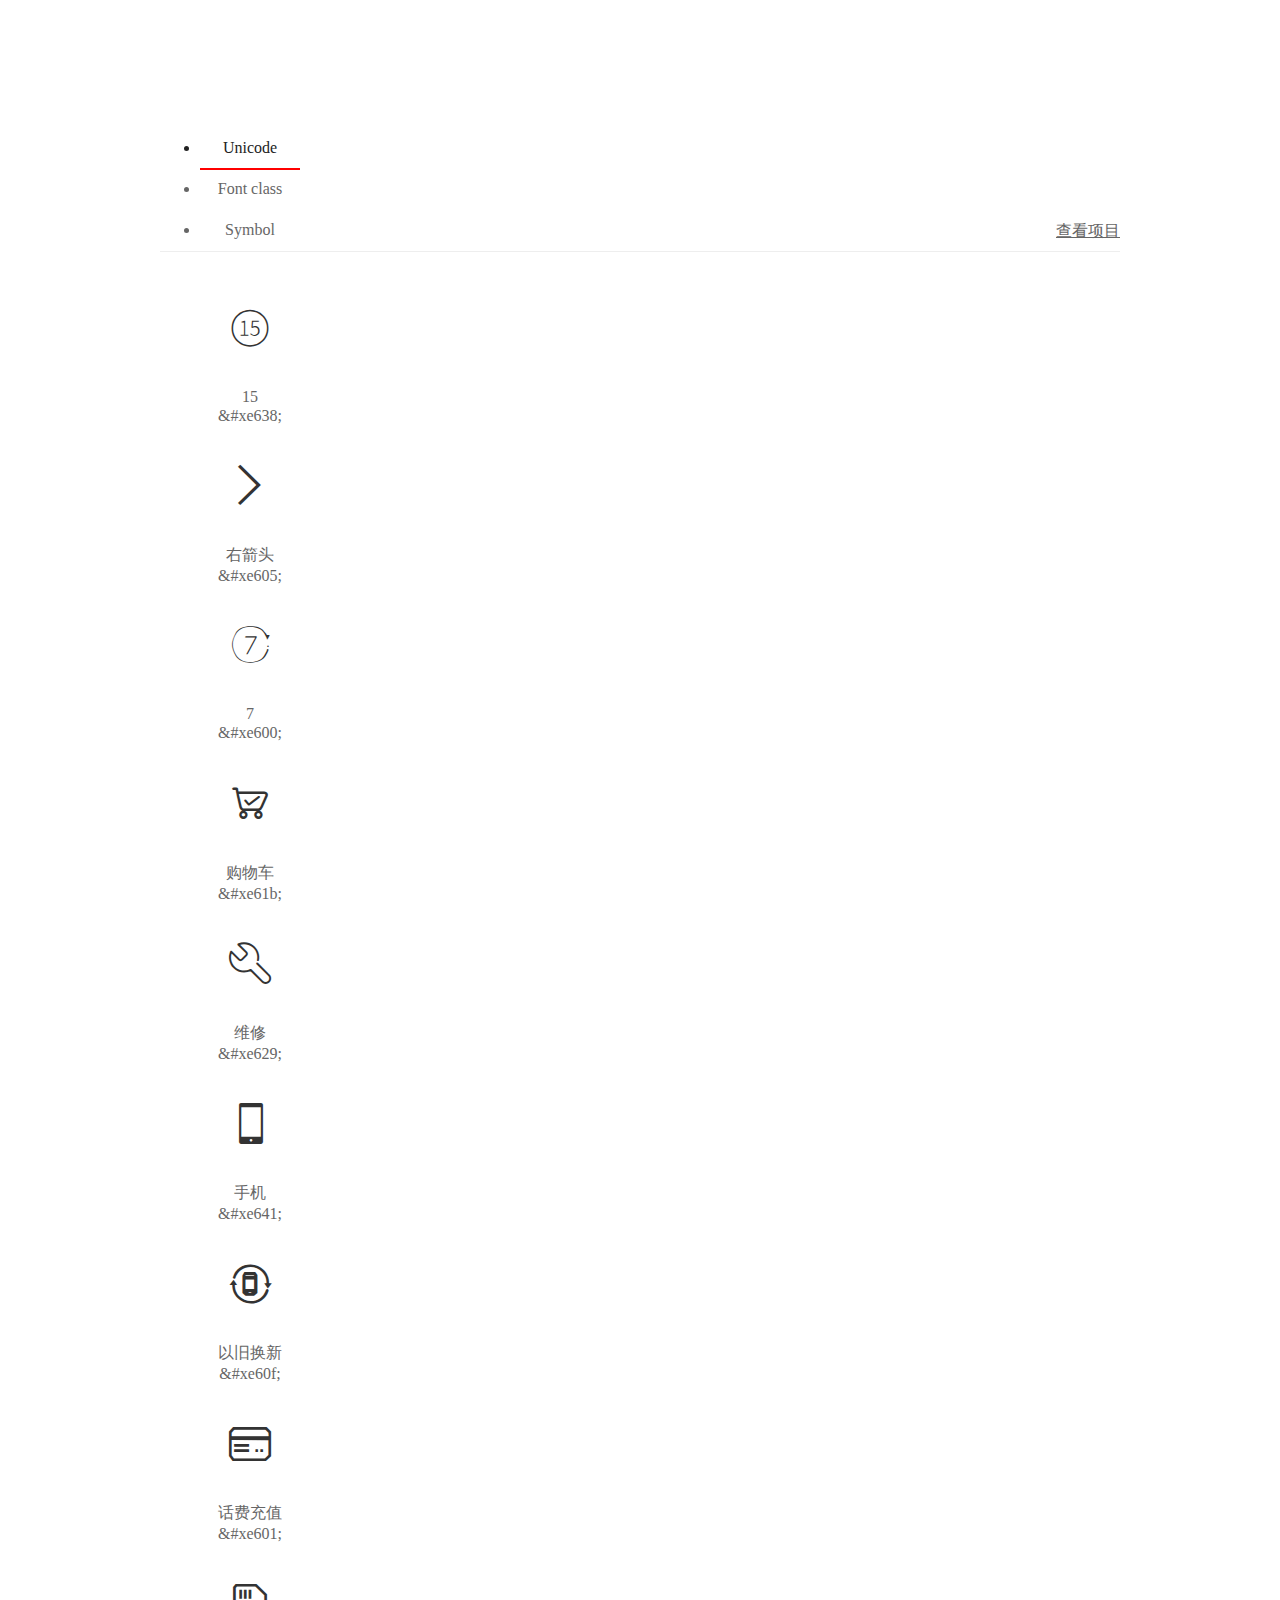
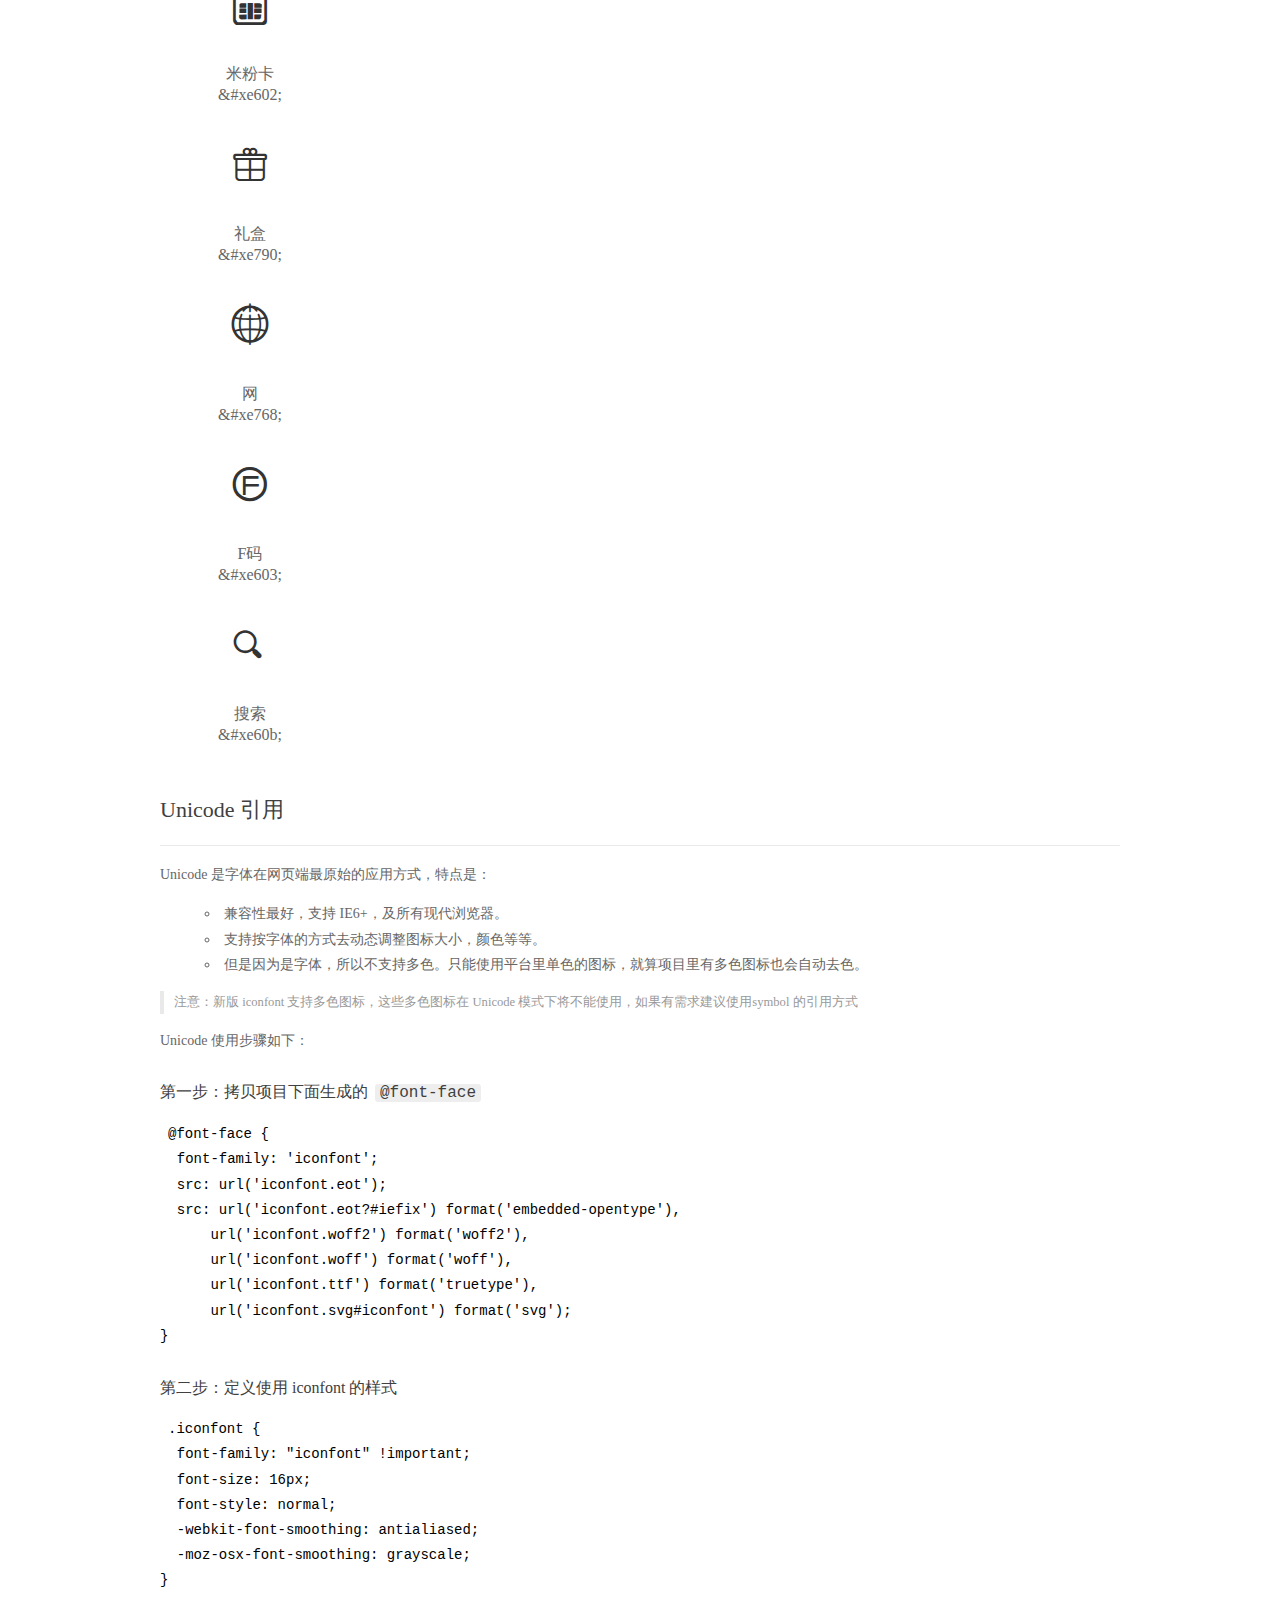
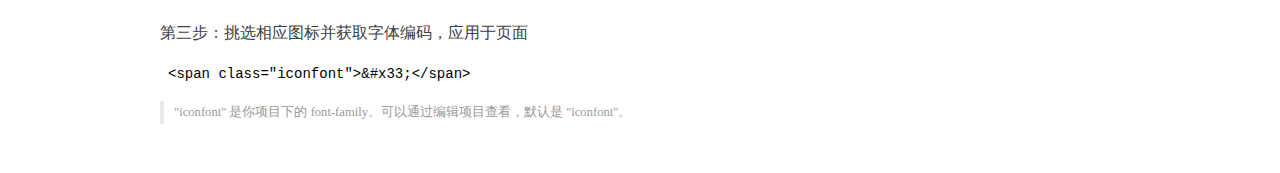
<file: fonts/demo_index.html>
<!DOCTYPE html>
<html>
<head>
  <meta charset="utf-8"/>
  <title>IconFont Demo</title>
  <link rel="shortcut icon" href="https://gtms04.alicdn.com/tps/i4/TB1_oz6GVXXXXaFXpXXJDFnIXXX-64-64.ico" type="image/x-icon"/>
  <link rel="stylesheet" href="https://g.alicdn.com/thx/cube/1.3.2/cube.min.css">
  <link rel="stylesheet" href="demo.css">
  <link rel="stylesheet" href="iconfont.css">
  <script src="iconfont.js"></script>
  <!-- jQuery -->
  <script src="https://a1.alicdn.com/oss/uploads/2018/12/26/7bfddb60-08e8-11e9-9b04-53e73bb6408b.js"></script>
  <!-- 代码高亮 -->
  <script src="https://a1.alicdn.com/oss/uploads/2018/12/26/a3f714d0-08e6-11e9-8a15-ebf944d7534c.js"></script>
</head>
<body>
  <div class="main">
    <h1 class="logo"><a href="https://www.iconfont.cn/" title="iconfont 首页" target="_blank">&#xe86b;</a></h1>
    <div class="nav-tabs">
      <ul id="tabs" class="dib-box">
        <li class="dib active"><span>Unicode</span></li>
        <li class="dib"><span>Font class</span></li>
        <li class="dib"><span>Symbol</span></li>
      </ul>
      
      <a href="https://www.iconfont.cn/manage/index?manage_type=myprojects&projectId=1120825" target="_blank" class="nav-more">查看项目</a>
      
    </div>
    <div class="tab-container">
      <div class="content unicode" style="display: block;">
          <ul class="icon_lists dib-box">
          
            <li class="dib">
              <span class="icon iconfont">&#xe638;</span>
                <div class="name">15</div>
                <div class="code-name">&amp;#xe638;</div>
              </li>
          
            <li class="dib">
              <span class="icon iconfont">&#xe605;</span>
                <div class="name">右箭头</div>
                <div class="code-name">&amp;#xe605;</div>
              </li>
          
            <li class="dib">
              <span class="icon iconfont">&#xe600;</span>
                <div class="name">7</div>
                <div class="code-name">&amp;#xe600;</div>
              </li>
          
            <li class="dib">
              <span class="icon iconfont">&#xe61b;</span>
                <div class="name">购物车</div>
                <div class="code-name">&amp;#xe61b;</div>
              </li>
          
            <li class="dib">
              <span class="icon iconfont">&#xe629;</span>
                <div class="name">维修</div>
                <div class="code-name">&amp;#xe629;</div>
              </li>
          
            <li class="dib">
              <span class="icon iconfont">&#xe641;</span>
                <div class="name">手机</div>
                <div class="code-name">&amp;#xe641;</div>
              </li>
          
            <li class="dib">
              <span class="icon iconfont">&#xe60f;</span>
                <div class="name">以旧换新</div>
                <div class="code-name">&amp;#xe60f;</div>
              </li>
          
            <li class="dib">
              <span class="icon iconfont">&#xe601;</span>
                <div class="name">话费充值</div>
                <div class="code-name">&amp;#xe601;</div>
              </li>
          
            <li class="dib">
              <span class="icon iconfont">&#xe602;</span>
                <div class="name">米粉卡</div>
                <div class="code-name">&amp;#xe602;</div>
              </li>
          
            <li class="dib">
              <span class="icon iconfont">&#xe790;</span>
                <div class="name">礼盒</div>
                <div class="code-name">&amp;#xe790;</div>
              </li>
          
            <li class="dib">
              <span class="icon iconfont">&#xe768;</span>
                <div class="name">网</div>
                <div class="code-name">&amp;#xe768;</div>
              </li>
          
            <li class="dib">
              <span class="icon iconfont">&#xe603;</span>
                <div class="name">F码</div>
                <div class="code-name">&amp;#xe603;</div>
              </li>
          
            <li class="dib">
              <span class="icon iconfont">&#xe60b;</span>
                <div class="name">搜索</div>
                <div class="code-name">&amp;#xe60b;</div>
              </li>
          
          </ul>
          <div class="article markdown">
          <h2 id="unicode-">Unicode 引用</h2>
          <hr>

          <p>Unicode 是字体在网页端最原始的应用方式，特点是：</p>
          <ul>
            <li>兼容性最好，支持 IE6+，及所有现代浏览器。</li>
            <li>支持按字体的方式去动态调整图标大小，颜色等等。</li>
            <li>但是因为是字体，所以不支持多色。只能使用平台里单色的图标，就算项目里有多色图标也会自动去色。</li>
          </ul>
          <blockquote>
            <p>注意：新版 iconfont 支持多色图标，这些多色图标在 Unicode 模式下将不能使用，如果有需求建议使用symbol 的引用方式</p>
          </blockquote>
          <p>Unicode 使用步骤如下：</p>
          <h3 id="-font-face">第一步：拷贝项目下面生成的 <code>@font-face</code></h3>
<pre><code class="language-css"
>@font-face {
  font-family: 'iconfont';
  src: url('iconfont.eot');
  src: url('iconfont.eot?#iefix') format('embedded-opentype'),
      url('iconfont.woff2') format('woff2'),
      url('iconfont.woff') format('woff'),
      url('iconfont.ttf') format('truetype'),
      url('iconfont.svg#iconfont') format('svg');
}
</code></pre>
          <h3 id="-iconfont-">第二步：定义使用 iconfont 的样式</h3>
<pre><code class="language-css"
>.iconfont {
  font-family: "iconfont" !important;
  font-size: 16px;
  font-style: normal;
  -webkit-font-smoothing: antialiased;
  -moz-osx-font-smoothing: grayscale;
}
</code></pre>
          <h3 id="-">第三步：挑选相应图标并获取字体编码，应用于页面</h3>
<pre>
<code class="language-html"
>&lt;span class="iconfont"&gt;&amp;#x33;&lt;/span&gt;
</code></pre>
          <blockquote>
            <p>"iconfont" 是你项目下的 font-family。可以通过编辑项目查看，默认是 "iconfont"。</p>
          </blockquote>
          </div>
      </div>
      <div class="content font-class">
        <ul class="icon_lists dib-box">
          
          <li class="dib">
            <span class="icon iconfont icon-15"></span>
            <div class="name">
              15
            </div>
            <div class="code-name">.icon-15
            </div>
          </li>
          
          <li class="dib">
            <span class="icon iconfont icon-iconfontxiangxia1copy19"></span>
            <div class="name">
              右箭头
            </div>
            <div class="code-name">.icon-iconfontxiangxia1copy19
            </div>
          </li>
          
          <li class="dib">
            <span class="icon iconfont icon-7"></span>
            <div class="name">
              7
            </div>
            <div class="code-name">.icon-7
            </div>
          </li>
          
          <li class="dib">
            <span class="icon iconfont icon-gouwuche"></span>
            <div class="name">
              购物车
            </div>
            <div class="code-name">.icon-gouwuche
            </div>
          </li>
          
          <li class="dib">
            <span class="icon iconfont icon-buoumaotubiao46"></span>
            <div class="name">
              维修
            </div>
            <div class="code-name">.icon-buoumaotubiao46
            </div>
          </li>
          
          <li class="dib">
            <span class="icon iconfont icon-tel"></span>
            <div class="name">
              手机
            </div>
            <div class="code-name">.icon-tel
            </div>
          </li>
          
          <li class="dib">
            <span class="icon iconfont icon-yijiuhuanxin"></span>
            <div class="name">
              以旧换新
            </div>
            <div class="code-name">.icon-yijiuhuanxin
            </div>
          </li>
          
          <li class="dib">
            <span class="icon iconfont icon-huafeichongzhi-copy"></span>
            <div class="name">
              话费充值
            </div>
            <div class="code-name">.icon-huafeichongzhi-copy
            </div>
          </li>
          
          <li class="dib">
            <span class="icon iconfont icon-mifenqia-copy"></span>
            <div class="name">
              米粉卡
            </div>
            <div class="code-name">.icon-mifenqia-copy
            </div>
          </li>
          
          <li class="dib">
            <span class="icon iconfont icon-icon--"></span>
            <div class="name">
              礼盒
            </div>
            <div class="code-name">.icon-icon--
            </div>
          </li>
          
          <li class="dib">
            <span class="icon iconfont icon-wang"></span>
            <div class="name">
              网
            </div>
            <div class="code-name">.icon-wang
            </div>
          </li>
          
          <li class="dib">
            <span class="icon iconfont icon-Fma"></span>
            <div class="name">
              F码
            </div>
            <div class="code-name">.icon-Fma
            </div>
          </li>
          
          <li class="dib">
            <span class="icon iconfont icon-sousuo"></span>
            <div class="name">
              搜索
            </div>
            <div class="code-name">.icon-sousuo
            </div>
          </li>
          
        </ul>
        <div class="article markdown">
        <h2 id="font-class-">font-class 引用</h2>
        <hr>

        <p>font-class 是 Unicode 使用方式的一种变种，主要是解决 Unicode 书写不直观，语意不明确的问题。</p>
        <p>与 Unicode 使用方式相比，具有如下特点：</p>
        <ul>
          <li>兼容性良好，支持 IE8+，及所有现代浏览器。</li>
          <li>相比于 Unicode 语意明确，书写更直观。可以很容易分辨这个 icon 是什么。</li>
          <li>因为使用 class 来定义图标，所以当要替换图标时，只需要修改 class 里面的 Unicode 引用。</li>
          <li>不过因为本质上还是使用的字体，所以多色图标还是不支持的。</li>
        </ul>
        <p>使用步骤如下：</p>
        <h3 id="-fontclass-">第一步：引入项目下面生成的 fontclass 代码：</h3>
<pre><code class="language-html">&lt;link rel="stylesheet" href="./iconfont.css"&gt;
</code></pre>
        <h3 id="-">第二步：挑选相应图标并获取类名，应用于页面：</h3>
<pre><code class="language-html">&lt;span class="iconfont icon-xxx"&gt;&lt;/span&gt;
</code></pre>
        <blockquote>
          <p>"
            iconfont" 是你项目下的 font-family。可以通过编辑项目查看，默认是 "iconfont"。</p>
        </blockquote>
      </div>
      </div>
      <div class="content symbol">
          <ul class="icon_lists dib-box">
          
            <li class="dib">
                <svg class="icon svg-icon" aria-hidden="true">
                  <use xlink:href="#icon-15"></use>
                </svg>
                <div class="name">15</div>
                <div class="code-name">#icon-15</div>
            </li>
          
            <li class="dib">
                <svg class="icon svg-icon" aria-hidden="true">
                  <use xlink:href="#icon-iconfontxiangxia1copy19"></use>
                </svg>
                <div class="name">右箭头</div>
                <div class="code-name">#icon-iconfontxiangxia1copy19</div>
            </li>
          
            <li class="dib">
                <svg class="icon svg-icon" aria-hidden="true">
                  <use xlink:href="#icon-7"></use>
                </svg>
                <div class="name">7</div>
                <div class="code-name">#icon-7</div>
            </li>
          
            <li class="dib">
                <svg class="icon svg-icon" aria-hidden="true">
                  <use xlink:href="#icon-gouwuche"></use>
                </svg>
                <div class="name">购物车</div>
                <div class="code-name">#icon-gouwuche</div>
            </li>
          
            <li class="dib">
                <svg class="icon svg-icon" aria-hidden="true">
                  <use xlink:href="#icon-buoumaotubiao46"></use>
                </svg>
                <div class="name">维修</div>
                <div class="code-name">#icon-buoumaotubiao46</div>
            </li>
          
            <li class="dib">
                <svg class="icon svg-icon" aria-hidden="true">
                  <use xlink:href="#icon-tel"></use>
                </svg>
                <div class="name">手机</div>
                <div class="code-name">#icon-tel</div>
            </li>
          
            <li class="dib">
                <svg class="icon svg-icon" aria-hidden="true">
                  <use xlink:href="#icon-yijiuhuanxin"></use>
                </svg>
                <div class="name">以旧换新</div>
                <div class="code-name">#icon-yijiuhuanxin</div>
            </li>
          
            <li class="dib">
                <svg class="icon svg-icon" aria-hidden="true">
                  <use xlink:href="#icon-huafeichongzhi-copy"></use>
                </svg>
                <div class="name">话费充值</div>
                <div class="code-name">#icon-huafeichongzhi-copy</div>
            </li>
          
            <li class="dib">
                <svg class="icon svg-icon" aria-hidden="true">
                  <use xlink:href="#icon-mifenqia-copy"></use>
                </svg>
                <div class="name">米粉卡</div>
                <div class="code-name">#icon-mifenqia-copy</div>
            </li>
          
            <li class="dib">
                <svg class="icon svg-icon" aria-hidden="true">
                  <use xlink:href="#icon-icon--"></use>
                </svg>
                <div class="name">礼盒</div>
                <div class="code-name">#icon-icon--</div>
            </li>
          
            <li class="dib">
                <svg class="icon svg-icon" aria-hidden="true">
                  <use xlink:href="#icon-wang"></use>
                </svg>
                <div class="name">网</div>
                <div class="code-name">#icon-wang</div>
            </li>
          
            <li class="dib">
                <svg class="icon svg-icon" aria-hidden="true">
                  <use xlink:href="#icon-Fma"></use>
                </svg>
                <div class="name">F码</div>
                <div class="code-name">#icon-Fma</div>
            </li>
          
            <li class="dib">
                <svg class="icon svg-icon" aria-hidden="true">
                  <use xlink:href="#icon-sousuo"></use>
                </svg>
                <div class="name">搜索</div>
                <div class="code-name">#icon-sousuo</div>
            </li>
          
          </ul>
          <div class="article markdown">
          <h2 id="symbol-">Symbol 引用</h2>
          <hr>

          <p>这是一种全新的使用方式，应该说这才是未来的主流，也是平台目前推荐的用法。相关介绍可以参考这篇<a href="">文章</a>
            这种用法其实是做了一个 SVG 的集合，与另外两种相比具有如下特点：</p>
          <ul>
            <li>支持多色图标了，不再受单色限制。</li>
            <li>通过一些技巧，支持像字体那样，通过 <code>font-size</code>, <code>color</code> 来调整样式。</li>
            <li>兼容性较差，支持 IE9+，及现代浏览器。</li>
            <li>浏览器渲染 SVG 的性能一般，还不如 png。</li>
          </ul>
          <p>使用步骤如下：</p>
          <h3 id="-symbol-">第一步：引入项目下面生成的 symbol 代码：</h3>
<pre><code class="language-html">&lt;script src="./iconfont.js"&gt;&lt;/script&gt;
</code></pre>
          <h3 id="-css-">第二步：加入通用 CSS 代码（引入一次就行）：</h3>
<pre><code class="language-html">&lt;style&gt;
.icon {
  width: 1em;
  height: 1em;
  vertical-align: -0.15em;
  fill: currentColor;
  overflow: hidden;
}
&lt;/style&gt;
</code></pre>
          <h3 id="-">第三步：挑选相应图标并获取类名，应用于页面：</h3>
<pre><code class="language-html">&lt;svg class="icon" aria-hidden="true"&gt;
  &lt;use xlink:href="#icon-xxx"&gt;&lt;/use&gt;
&lt;/svg&gt;
</code></pre>
          </div>
      </div>

    </div>
  </div>
  <script>
  $(document).ready(function () {
      $('.tab-container .content:first').show()

      $('#tabs li').click(function (e) {
        var tabContent = $('.tab-container .content')
        var index = $(this).index()

        if ($(this).hasClass('active')) {
          return
        } else {
          $('#tabs li').removeClass('active')
          $(this).addClass('active')

          tabContent.hide().eq(index).fadeIn()
        }
      })
    })
  </script>
</body>
</html>
</file>
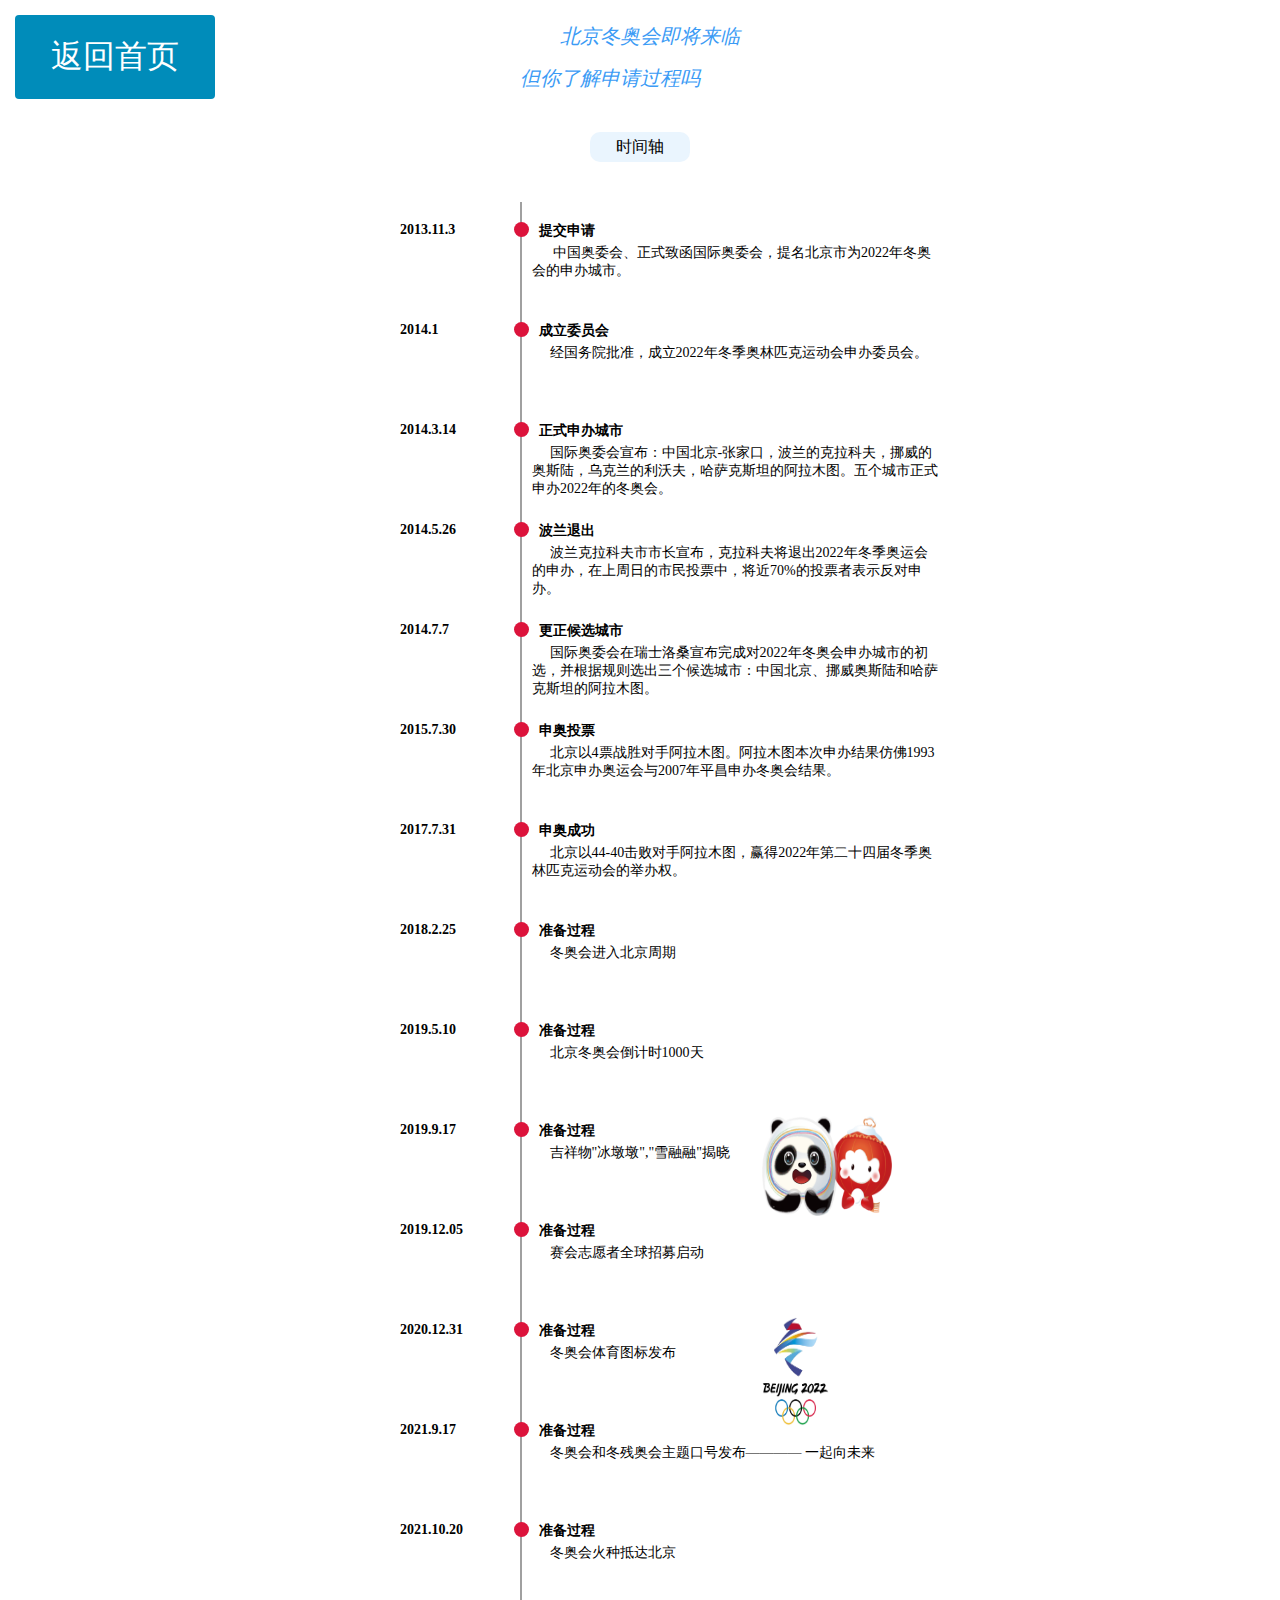
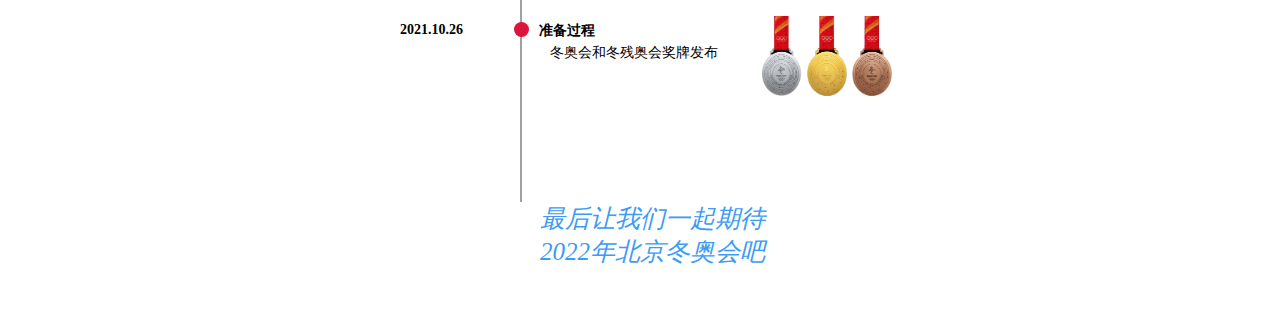
<file: html/course.html>
<!DOCTYPE html>
<html lang="en">

<head>
    <meta charset="UTF-8">
    <meta http-equiv="X-UA-Compatible" content="IE=edge">
    <meta name="viewport" content="width=device-width, initial-scale=1.0">
    <title>申奥历程</title>
    <style>
        .goback {
            position: absolute;
            top: 0;
            left: 0;
            margin: 10px 10px;
            }
        .goback a span {
            font-size: 32px;
            color: #ffffff;
        }

        .button {
            display: inline-block;
            border-radius: 4px;
            background-color: #008CBA;
            border: none;
            color: #FFFFFF;
            text-align: center;
            font-size: 28px;
            padding: 20px;
            width: 200px;
            transition: all 0.5s;
            cursor: pointer;
            margin: 5px;
            vertical-align:middle;
        }

        .button span {
            cursor: pointer;
            display: inline-block;
            position: relative;
            transition: 0.5s;
        }

        .button span:after {
            content: '»';
            position: absolute;
            opacity: 0;
            top: 0;
            right: -20px;
            transition: 0.5s;
        }

        .button:hover span {
            padding-right: 25px;
        }

        .button:hover span:after {
            opacity: 1;
            right: 0;
        }

        .content {
            overflow: hidden;
            width: 600px;
            height: 1900px;
            margin: auto;
            /* background-color: antiquewhite; */
        }

        .begin {
            margin-left: 220px;
            margin-top: 15px;
            font-size: 20px;
            color: #3b9bf5;
        }

        .begin:nth-of-type(2) {
            margin-left: 180px;
        }

        .box {
            width: 100px;
            height: 30px;
            text-align: center;
            line-height: 30px;
            background-color: #EAF5FE;
            margin: 40px auto;
            border-radius: 10px;
        }

        .guochen {
            margin-top: 20px;
        }

        .left,
        .right {
            height: 1600px;
            float: left;
            font-size: 14px;
        }

        .left {
            width: 30%;
            /* background-color: aqua; */
            border-right: 2px solid #A0A0A0;
        }

        .right {
            width: 68%;
            /* background-color: cadetblue; */
        }

        .first {
            height: 80px;
        }

        .first1 .cu {
            margin-top: 40px;
        }

        .first .cu {
            margin-top: 20px;
        }

        .left .first p {
            width: 100px;
            margin: 20px 60px;

            /* background-color: cadetblue; */
        }

        .first .cu {
            font-weight: 800;
        }

        .right .first {
            width: 100%;
            margin-left: 10px;
        }

        .contents {
            margin-top: -10px;
        }

        .red {
            display: block;
            position: absolute;
            width: 15px;
            height: 15px;
            background-color: crimson;
            border-radius: 50%;
            margin: 0px 174px;
        }

        .first1 img {
            display: block;
            width: 130px;
            height: 100px;
            margin: -60px 230px;
        }

        .first1 .log {
            width: 70px;
            height: 110px;
        }

        .first1 .coin {
            width: 130px;
            height: 80px;
        }

        .content .ending i {
            display: block;
            width: 250px;
            margin-left: 200px;
            font-size: 25px;
            color: #3b9bf5;
        }
    </style>
</head>

<body>
    <div class="goback"><a href="./index.html"><span>
    </span> <span><button class="button"><span>返回首页</span></button>
</span></a></div>
    <div class="content">

        <div class="begin "><i> 北京冬奥会即将来临</i></div>
        <div class="begin"><i>但你了解申请过程吗</i></div>
        <div class="box">时间轴</div>
        <div class="guochen">
            <div class="left">
                <div class="first">
                    <span class="red"></span>
                    <p class="cu">2013.11.3</p>
                </div>
                <div class="first">
                    <span class="red"></span>
                    <p class="cu">2014.1</p>
                </div>
                <div class="first">
                    <span class="red"></span>
                    <p class="cu">2014.3.14</p>
                </div>
                <div class="first">
                    <span class="red"></span>
                    <p class="cu">2014.5.26</p>
                </div>
                <div class="first">
                    <span class="red"></span>
                    <p class="cu">2014.7.7</p>
                </div>
                <div class="first">
                    <span class="red"></span>
                    <p class="cu">2015.7.30</p>
                </div>
                <div class="first">
                    <span class="red"></span>
                    <p class="cu">2017.7.31

                    </p>
                </div>
                <div class="first first1">
                    <span class="red"></span>
                    <p class="cu">2018.2.25
                    </p>
                </div>
                <div class="first first1">
                    <span class="red"></span>
                    <p class="cu">2019.5.10
                    </p>
                </div>

                <div class="first first1">
                    <span class="red"></span>
                    <p class="cu">2019.9.17
                    </p>
                </div>
                <div class="first first1">
                    <span class="red"></span>
                    <p class="cu">2019.12.05
                    </p>
                </div>
                <div class="first first1">
                    <span class="red"></span>
                    <p class="cu">2020.12.31
                    </p>
                </div>
                <div class="first first1">
                    <span class="red"></span>
                    <p class="cu">2021.9.17
                    </p>
                </div>
                <div class="first first1">
                    <span class="red"></span>
                    <p class="cu">2021.10.20
                    </p>
                </div>
                <div class="first first1">
                    <span class="red"></span>
                    <p class="cu">2021.10.26
                    </p>
                </div>
            </div>
            <div class="right">
                <div class="first">
                    <p class="cu">&nbsp;&nbsp;提交申请</p>
                    <p class="contents"> &nbsp;&nbsp;&nbsp;&nbsp;&nbsp; 中国奥委会、正式致函国际奥委会，提名北京市为2022年冬奥会的申办城市。</p>
                </div>
                <div class="first">
                    <p class="cu">&nbsp;&nbsp;成立委员会</p>
                    <p class="contents"> &nbsp;&nbsp;&nbsp;&nbsp;&nbsp;经国务院批准，成立2022年冬季奥林匹克运动会申办委员会。 </p>
                </div>
                <div class="first">
                    <p class="cu">&nbsp;&nbsp;正式申办城市</p>
                    <p class="contents">
                        &nbsp;&nbsp;&nbsp;&nbsp;&nbsp;国际奥委会宣布：中国北京-张家口，波兰的克拉科夫，挪威的奥斯陆，乌克兰的利沃夫，哈萨克斯坦的阿拉木图。五个城市正式申办2022年的冬奥会。
                    </p>
                </div>
                <div class="first">
                    <p class="cu">&nbsp;&nbsp;波兰退出</p>
                    <p class="contents">
                        &nbsp;&nbsp;&nbsp;&nbsp;&nbsp;波兰克拉科夫市市长宣布，克拉科夫将退出2022年冬季奥运会的申办，在上周日的市民投票中，将近70%的投票者表示反对申办。
                    </p>
                </div>
                <div class="first">
                    <p class="cu">&nbsp;&nbsp;更正候选城市</p>
                    <p class="contents">
                        &nbsp;&nbsp;&nbsp;&nbsp;&nbsp;国际奥委会在瑞士洛桑宣布完成对2022年冬奥会申办城市的初选，并根据规则选出三个候选城市：中国北京、挪威奥斯陆和哈萨克斯坦的阿拉木图。
                    </p>
                </div>
                <div class="first">
                    <p class="cu">&nbsp;&nbsp;申奥投票</p>
                    <p class="contents">
                        &nbsp;&nbsp;&nbsp;&nbsp;&nbsp;北京以4票战胜对手阿拉木图。阿拉木图本次申办结果仿佛1993年北京申办奥运会与2007年平昌申办冬奥会结果。
                    </p>
                </div>
                <div class="first">
                    <p class="cu">&nbsp;&nbsp;申奥成功</p>
                    <p class="contents">
                        &nbsp;&nbsp;&nbsp;&nbsp;&nbsp;北京以44-40击败对手阿拉木图，赢得2022年第二十四届冬季奥林匹克运动会的举办权。
                    </p>
                </div>
                <div class="first first1">
                    <p class="cu">&nbsp;&nbsp;准备过程</p>
                    <p class="contents">
                        &nbsp;&nbsp;&nbsp;&nbsp;&nbsp;冬奥会进入北京周期
                    </p>
                </div>
                <div class="first first1">
                    <p class="cu">&nbsp;&nbsp;准备过程</p>
                    <p class="contents">
                        &nbsp;&nbsp;&nbsp;&nbsp;&nbsp;北京冬奥会倒计时1000天
                    </p>
                </div>
                <div class="first first1">
                    <p class="cu">&nbsp;&nbsp;准备过程</p>
                    <p class="contents">
                        &nbsp;&nbsp;&nbsp;&nbsp;&nbsp;吉祥物"冰墩墩","雪融融"揭晓
                    </p>
                    <img src="../img/record.png" alt="">
                </div>
                <div class="first first1">
                    <p class="cu">&nbsp;&nbsp;准备过程</p>
                    <p class="contents">
                        &nbsp;&nbsp;&nbsp;&nbsp;&nbsp;赛会志愿者全球招募启动
                    </p>
                </div>
                <div class="first first1">
                    <p class="cu">&nbsp;&nbsp;准备过程</p>
                    <p class="contents">
                        &nbsp;&nbsp;&nbsp;&nbsp;&nbsp;冬奥会体育图标发布
                    </p>
                    <img src="../img/l1.png" alt="" class="log">
                </div>
                <div class="first first1">
                    <p class="cu">&nbsp;&nbsp;准备过程</p>
                    <p class="contents">
                        &nbsp;&nbsp;&nbsp;&nbsp;&nbsp;冬奥会和冬残奥会主题口号发布———— 一起向未来
                    </p>
                </div>
                <div class="first first1">
                    <p class="cu">&nbsp;&nbsp;准备过程</p>
                    <p class="contents">
                        &nbsp;&nbsp;&nbsp;&nbsp;&nbsp;冬奥会火种抵达北京
                    </p>
                </div>
                <div class="first first1">
                    <p class="cu">&nbsp;&nbsp;准备过程</p>
                    <p class="contents">
                        &nbsp;&nbsp;&nbsp;&nbsp;&nbsp;冬奥会和冬残奥会奖牌发布
                    </p>
                    <img src="../img/coin.png" alt="" class="coin">
                </div>
            </div>
        </div>
        <div class="ending"><i>最后让我们一起期待2022年北京冬奥会吧</i></div>
    </div>
</body>
<script></script>

</html>
</file>
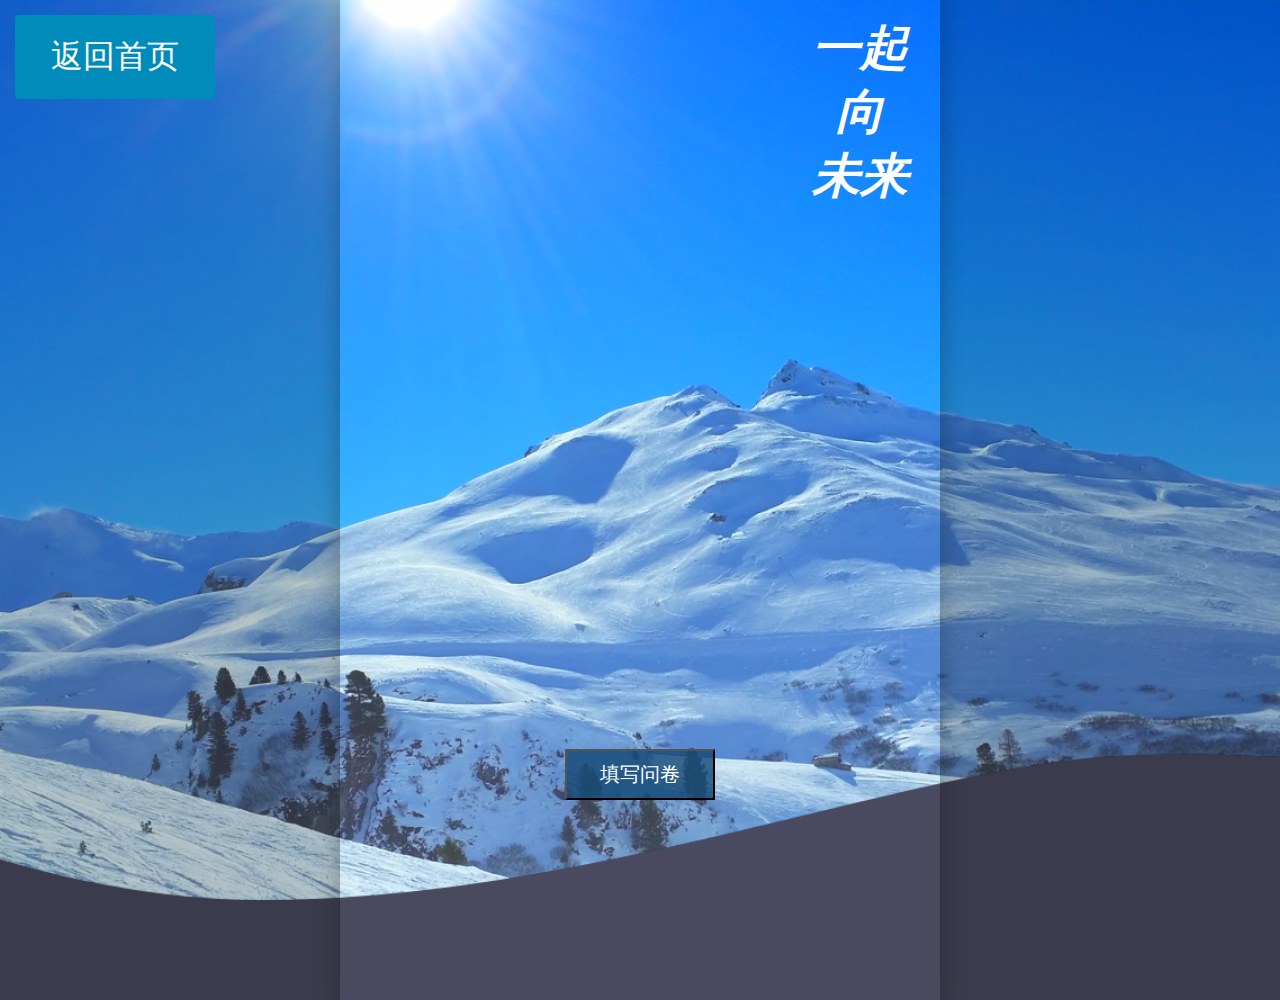
<file: html/log_in.html>
<!DOCTYPE html>
<html lang="en">

<head>
    <meta charset="UTF-8">
    <meta http-equiv="X-UA-Compatible" content="IE=edge">
    <meta name="viewport" content="width=device-width, initial-scale=1.0">
    <title>调查问卷</title>
    <link rel="stylesheet" href="../css/style.css">
    <link rel="stylesheet" href="../css/htmleaf-demo.css">
    <link rel="stylesheet" href="../css/normalize.css">
    <script src="../js/index.js"></script>
    <script src="../js/jquery-2.1.1.min.js"></script>
    <style>

    </style>
</head>

<body>
    <div class="cont_principal">
        <div class="cont_join  ">
            <div class="cont_letras">
                <p>一起</p>
                <p>向</p>
                <p>未来</p>
            </div>

            <div class="cont_form_join">
                <h2>2022北京冬奥会</h2>
                <p>姓名</p>
                <input type="text" class="input_text" />

                <p>电话号</p>
                <input type="text" class="input_text" />

                <p>邮箱</p>
                <input type="email" class="input_text" />
                <div class="chooses">


                    <p>1.对冬奥会的了解情况为</p>
                    <form action="">
                        <input type="radio" name="1" class="input"><span>十分了解</span>
                        <input type="radio" name="1" class="input"><span>一般了解</span>
                        <input type="radio" name="1" class="input"><span>不了解</span>
                    </form>
                </div>
                <div class="chooses">
                    <p>2.对冬奥会的了解情况为</p>
                    <form action="">
                        <input type="radio" name="2" class="input"><span>十分了解</span>
                        <input type="radio" name="2" class="input"><span>一般了解</span>
                        <input type="radio" name="2" class="input"><span>不了解</span>
                    </form>
                </div>

                <div class="chooses">
                    <p>3.你冬季运动的主要方式是</p>
                    <form action="">
                        <input type="checkbox" name="sport" id="" class="input" value="sport1"><span>冰雪运动</span>
                        <input type="checkbox" name="sport" id="" class="input" value="sport2"><span>跑步</span>
                        <input type="checkbox" name="sport" id="" class="input" value="sport3"><span>游泳</span>
                        <input type="checkbox" name="sport" id="" class="input" value="sport4"><span>健身房器械</span>
                        <input type="checkbox" name="sport" id="" class="input" value="sport5"><span>其他</span>

                    </form>
                </div>

                <div class="chooses">
                    <p>4.2022年冬奥会的口号是</p>
                    <form action="">
                        <input type="radio" name="4" class="input" value="slogn"><span>激情冰火属于你</span>
                        <input type="radio" name="4" class="input" value="slogn1"><span>点燃心中之火</span>
                        <input type="radio" name="4" class="input" value="slogn2"><span>纯洁的冰雪，激情约会</span>

                    </form>
                </div>
                <div class="chooses">
                    <p>5.2022年冬奥会在那举办</p>
                    <form action="">
                        <input type="radio" name="5" class="input"><span>张家界</span>
                        <input type="radio" name="5" class="input"><span>张家口</span>
                        <input type="radio" name="5" class="input"><span>哈尔滨</span>
                    </form>
                </div>
                <div class="chooses">
                    <p>6.2022年冬奥什么期间举办</p>
                    <form action="">
                        <input type="radio" name="5" class="input"><span>2月9号--26日</span>
                        <input type="radio" name="5" class="input"><span>2月4号--20日</span>
                        <input type="radio" name="5" class="input"><span>1月4号--20日</span>
                    </form>
                </div>
                <div class="chooses">
                    <p>7.2022年冬奥会的吉祥物是什么</p>
                    <form action="">
                        <input type="radio" name="5" class="input"><span>冰墩墩</span>
                        <input type="radio" name="5" class="input"><span>雪容融</span>
                    </form>
                </div>
                <div class="chooses">
                    <p>8.谈谈您心中的冬奥精神</p>
                    <input type="text">
                </div>
            </div>
            <div class="finish">提交问卷成功</div>
            <div class="cont_btn_join">
                <input type="submit" onclick="join_1()" value="填写问卷" class="submit">
            </div>
        </div>
        <div class="goback"><a href="./index.html"><span>
                    </span> <span><button class="button"><span>返回首页</span></button>
                </span></a></div>
    </div>
</body>
<script>
    var t = 0;

    function join_1() {
        if (t == 0) {
            document.querySelectorAll('.cont_letras > p')[0].style.left = '200px';
            document.querySelectorAll('.cont_letras > p')[1].style.left = '-620px';
            document.querySelectorAll('.cont_letras > p')[2].style.left = '200px';
            setTimeout(function () {
                document.querySelector('.cont_join').className = 'cont_join cont_join_form_act';
            }, 500);
            t++;
            document.querySelector('.submit').value = "提交"
            document.querySelector('.cont_btn_join').style.bottom = "0px"
        } else {
            t++;
            document.querySelector('.cont_form_join').style.bottom = '-1020px';
            document.querySelector('.cont_btn_join').style.bottom = "-100px"
            setTimeout(function () {
                document.querySelector('.cont_join').className =
                    'cont_join cont_join_form_act cont_join_finish';
            }, 500);
            setTimeout(function () {
                document.querySelector('.finish').style.left = "400px"
            }, 1000);
        }
    }
</script>

</html>
</file>
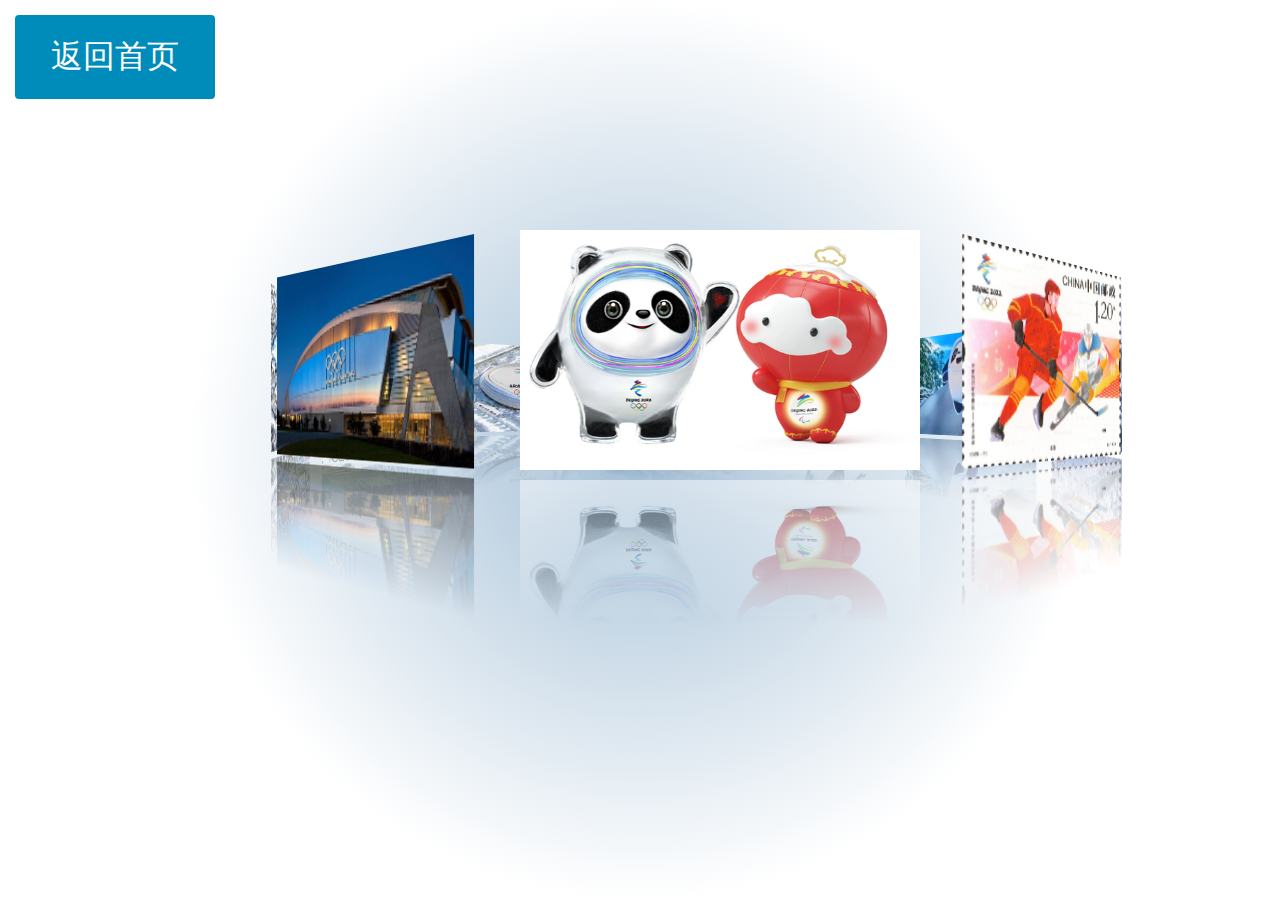
<file: html/ninth.html>
<!DOCTYPE html>
<html lang="en">

<head>
    <meta charset="UTF-8">
    <meta http-equiv="X-UA-Compatible" content="IE=edge">
    <meta name="viewport" content="width=device-width, initial-scale=1.0">
    <link rel="shortcut icon" href="../sence/snow.ico">
    <title>冬奥一览</title>
    <style>
        * {
            margin: 0;
            padding: 0;
        }

        html,
        body {
            width: 100%;
            height: 100%;
            /* 径向渐变 ：由一个点像四周渐变*/
            background: -webkit-radial-gradient(center center, circle closest-side, rgb(163, 191, 214), white);
            overflow: hidden;
            position: relative;
        }

        #container {
            /* 该属性对于3D变形来说至关重要。该属性会设置查看者的位置，
            并将可视内容映射到一个视锥上，继而投到一个2D平面上 
            值越小，用户与3D空间Z平面距离越近，视觉效果更令人印象深刻；
            反之，值越大，用户与3D空间Z平面距离越远，视觉效果就很小。*/
            perspective: 700px;
        }

        #box {
            width: 120px;
            height: 180px;
            position: relative;
            /* 设置box为3D视图 */
            transform-style: preserve-3d;
            transform: rotateX(0deg);
            margin: 320px auto;
        }

        #box img {
            width: 200px;
            height: 120px;
            position: absolute;
            /* 设置图片倒影 */
            -webkit-box-reflect: below 5px -webkit-linear-gradient(top, rgba(0, 0, 0, 0) 40%, rgba(0, 0, 0, 0.5) 100%);
        }
        .goback {
            position: absolute;
            top: 0;
            left: 0;
            margin: 10px 10px;
            }
        .goback a span {
            font-size: 32px;
            color: #ffffff;
        }

        .button {
            display: inline-block;
            border-radius: 4px;
            background-color: #008CBA;
            border: none;
            color: #FFFFFF;
            text-align: center;
            font-size: 28px;
            padding: 20px;
            width: 200px;
            transition: all 0.5s;
            cursor: pointer;
            margin: 5px;
            vertical-align:middle;
        }

        .button span {
            cursor: pointer;
            display: inline-block;
            position: relative;
            transition: 0.5s;
        }

        .button span:after {
            content: '»';
            position: absolute;
            opacity: 0;
            top: 0;
            right: -20px;
            transition: 0.5s;
        }

        .button:hover span {
            padding-right: 25px;
        }

        .button:hover span:after {
            opacity: 1;
            right: 0;
        }


    </style>

</head>

<body>
    <div id="container">
        <div id="box">
            <img src="../sence/1.jfif" alt="">
            <img src="../sence/2.jfif" alt="">
            <img src="../sence/3.jfif" alt="">
            <img src="../sence/4.jfif" alt="">
            <img src="../sence/5.jfif" alt="">
            <img src="../sence/6.jfif" alt="">
            <img src="../sence/7.webp" alt="">
            <img src="../sence/8.jfif" alt="">
            <img src="../sence/9.jfif" alt="">
            <img src="../sence/10.jfif" alt="">
        </div>
    </div>
    <div class="goback"><a href="./index.html"><span>
    </span> <span><button class="button"><span>返回首页</span></button>
</span></a></div>
    
    <script src="../script/ninth.js"></script>
</body>

</html>
</file>
<file: fonts/demo.css>
/* Logo 字体 */
@font-face {
  font-family: "iconfont logo";
  src: url('https://at.alicdn.com/t/font_985780_km7mi63cihi.eot?t=1545807318834');
  src: url('https://at.alicdn.com/t/font_985780_km7mi63cihi.eot?t=1545807318834#iefix') format('embedded-opentype'),
    url('https://at.alicdn.com/t/font_985780_km7mi63cihi.woff?t=1545807318834') format('woff'),
    url('https://at.alicdn.com/t/font_985780_km7mi63cihi.ttf?t=1545807318834') format('truetype'),
    url('https://at.alicdn.com/t/font_985780_km7mi63cihi.svg?t=1545807318834#iconfont') format('svg');
}

.logo {
  font-family: "iconfont logo";
  font-size: 160px;
  font-style: normal;
  -webkit-font-smoothing: antialiased;
  -moz-osx-font-smoothing: grayscale;
}

/* tabs */
.nav-tabs {
  position: relative;
}

.nav-tabs .nav-more {
  position: absolute;
  right: 0;
  bottom: 0;
  height: 42px;
  line-height: 42px;
  color: #666;
}

#tabs {
  border-bottom: 1px solid #eee;
}

#tabs li {
  cursor: pointer;
  width: 100px;
  height: 40px;
  line-height: 40px;
  text-align: center;
  font-size: 16px;
  border-bottom: 2px solid transparent;
  position: relative;
  z-index: 1;
  margin-bottom: -1px;
  color: #666;
}


#tabs .active {
  border-bottom-color: #f00;
  color: #222;
}

.tab-container .content {
  display: none;
}

/* 页面布局 */
.main {
  padding: 30px 100px;
  width: 960px;
  margin: 0 auto;
}

.main .logo {
  color: #333;
  text-align: left;
  margin-bottom: 30px;
  line-height: 1;
  height: 110px;
  margin-top: -50px;
  overflow: hidden;
  *zoom: 1;
}

.main .logo a {
  font-size: 160px;
  color: #333;
}

.helps {
  margin-top: 40px;
}

.helps pre {
  padding: 20px;
  margin: 10px 0;
  border: solid 1px #e7e1cd;
  background-color: #fffdef;
  overflow: auto;
}

.icon_lists {
  width: 100% !important;
  overflow: hidden;
  *zoom: 1;
}

.icon_lists li {
  width: 100px;
  margin-bottom: 10px;
  margin-right: 20px;
  text-align: center;
  list-style: none !important;
  cursor: default;
}

.icon_lists li .code-name {
  line-height: 1.2;
}

.icon_lists .icon {
  display: block;
  height: 100px;
  line-height: 100px;
  font-size: 42px;
  margin: 10px auto;
  color: #333;
  -webkit-transition: font-size 0.25s linear, width 0.25s linear;
  -moz-transition: font-size 0.25s linear, width 0.25s linear;
  transition: font-size 0.25s linear, width 0.25s linear;
}

.icon_lists .icon:hover {
  font-size: 100px;
}

.icon_lists .svg-icon {
  /* 通过设置 font-size 来改变图标大小 */
  width: 1em;
  /* 图标和文字相邻时，垂直对齐 */
  vertical-align: -0.15em;
  /* 通过设置 color 来改变 SVG 的颜色/fill */
  fill: currentColor;
  /* path 和 stroke 溢出 viewBox 部分在 IE 下会显示
      normalize.css 中也包含这行 */
  overflow: hidden;
}

.icon_lists li .name,
.icon_lists li .code-name {
  color: #666;
}

/* markdown 样式 */
.markdown {
  color: #666;
  font-size: 14px;
  line-height: 1.8;
}

.highlight {
  line-height: 1.5;
}

.markdown img {
  vertical-align: middle;
  max-width: 100%;
}

.markdown h1 {
  color: #404040;
  font-weight: 500;
  line-height: 40px;
  margin-bottom: 24px;
}

.markdown h2,
.markdown h3,
.markdown h4,
.markdown h5,
.markdown h6 {
  color: #404040;
  margin: 1.6em 0 0.6em 0;
  font-weight: 500;
  clear: both;
}

.markdown h1 {
  font-size: 28px;
}

.markdown h2 {
  font-size: 22px;
}

.markdown h3 {
  font-size: 16px;
}

.markdown h4 {
  font-size: 14px;
}

.markdown h5 {
  font-size: 12px;
}

.markdown h6 {
  font-size: 12px;
}

.markdown hr {
  height: 1px;
  border: 0;
  background: #e9e9e9;
  margin: 16px 0;
  clear: both;
}

.markdown p {
  margin: 1em 0;
}

.markdown>p,
.markdown>blockquote,
.markdown>.highlight,
.markdown>ol,
.markdown>ul {
  width: 80%;
}

.markdown ul>li {
  list-style: circle;
}

.markdown>ul li,
.markdown blockquote ul>li {
  margin-left: 20px;
  padding-left: 4px;
}

.markdown>ul li p,
.markdown>ol li p {
  margin: 0.6em 0;
}

.markdown ol>li {
  list-style: decimal;
}

.markdown>ol li,
.markdown blockquote ol>li {
  margin-left: 20px;
  padding-left: 4px;
}

.markdown code {
  margin: 0 3px;
  padding: 0 5px;
  background: #eee;
  border-radius: 3px;
}

.markdown strong,
.markdown b {
  font-weight: 600;
}

.markdown>table {
  border-collapse: collapse;
  border-spacing: 0px;
  empty-cells: show;
  border: 1px solid #e9e9e9;
  width: 95%;
  margin-bottom: 24px;
}

.markdown>table th {
  white-space: nowrap;
  color: #333;
  font-weight: 600;
}

.markdown>table th,
.markdown>table td {
  border: 1px solid #e9e9e9;
  padding: 8px 16px;
  text-align: left;
}

.markdown>table th {
  background: #F7F7F7;
}

.markdown blockquote {
  font-size: 90%;
  color: #999;
  border-left: 4px solid #e9e9e9;
  padding-left: 0.8em;
  margin: 1em 0;
}

.markdown blockquote p {
  margin: 0;
}

.markdown .anchor {
  opacity: 0;
  transition: opacity 0.3s ease;
  margin-left: 8px;
}

.markdown .waiting {
  color: #ccc;
}

.markdown h1:hover .anchor,
.markdown h2:hover .anchor,
.markdown h3:hover .anchor,
.markdown h4:hover .anchor,
.markdown h5:hover .anchor,
.markdown h6:hover .anchor {
  opacity: 1;
  display: inline-block;
}

.markdown>br,
.markdown>p>br {
  clear: both;
}


.hljs {
  display: block;
  background: white;
  padding: 0.5em;
  color: #333333;
  overflow-x: auto;
}

.hljs-comment,
.hljs-meta {
  color: #969896;
}

.hljs-string,
.hljs-variable,
.hljs-template-variable,
.hljs-strong,
.hljs-emphasis,
.hljs-quote {
  color: #df5000;
}

.hljs-keyword,
.hljs-selector-tag,
.hljs-type {
  color: #a71d5d;
}

.hljs-literal,
.hljs-symbol,
.hljs-bullet,
.hljs-attribute {
  color: #0086b3;
}

.hljs-section,
.hljs-name {
  color: #63a35c;
}

.hljs-tag {
  color: #333333;
}

.hljs-title,
.hljs-attr,
.hljs-selector-id,
.hljs-selector-class,
.hljs-selector-attr,
.hljs-selector-pseudo {
  color: #795da3;
}

.hljs-addition {
  color: #55a532;
  background-color: #eaffea;
}

.hljs-deletion {
  color: #bd2c00;
  background-color: #ffecec;
}

.hljs-link {
  text-decoration: underline;
}

/* 代码高亮 */
/* PrismJS 1.15.0
https://prismjs.com/download.html#themes=prism&languages=markup+css+clike+javascript */
/**
 * prism.js default theme for JavaScript, CSS and HTML
 * Based on dabblet (http://dabblet.com)
 * @author Lea Verou
 */
code[class*="language-"],
pre[class*="language-"] {
  color: black;
  background: none;
  text-shadow: 0 1px white;
  font-family: Consolas, Monaco, 'Andale Mono', 'Ubuntu Mono', monospace;
  text-align: left;
  white-space: pre;
  word-spacing: normal;
  word-break: normal;
  word-wrap: normal;
  line-height: 1.5;

  -moz-tab-size: 4;
  -o-tab-size: 4;
  tab-size: 4;

  -webkit-hyphens: none;
  -moz-hyphens: none;
  -ms-hyphens: none;
  hyphens: none;
}

pre[class*="language-"]::-moz-selection,
pre[class*="language-"] ::-moz-selection,
code[class*="language-"]::-moz-selection,
code[class*="language-"] ::-moz-selection {
  text-shadow: none;
  background: #b3d4fc;
}

pre[class*="language-"]::selection,
pre[class*="language-"] ::selection,
code[class*="language-"]::selection,
code[class*="language-"] ::selection {
  text-shadow: none;
  background: #b3d4fc;
}

@media print {

  code[class*="language-"],
  pre[class*="language-"] {
    text-shadow: none;
  }
}

/* Code blocks */
pre[class*="language-"] {
  padding: 1em;
  margin: .5em 0;
  overflow: auto;
}

:not(pre)>code[class*="language-"],
pre[class*="language-"] {
  background: #f5f2f0;
}

/* Inline code */
:not(pre)>code[class*="language-"] {
  padding: .1em;
  border-radius: .3em;
  white-space: normal;
}

.token.comment,
.token.prolog,
.token.doctype,
.token.cdata {
  color: slategray;
}

.token.punctuation {
  color: #999;
}

.namespace {
  opacity: .7;
}

.token.property,
.token.tag,
.token.boolean,
.token.number,
.token.constant,
.token.symbol,
.token.deleted {
  color: #905;
}

.token.selector,
.token.attr-name,
.token.string,
.token.char,
.token.builtin,
.token.inserted {
  color: #690;
}

.token.operator,
.token.entity,
.token.url,
.language-css .token.string,
.style .token.string {
  color: #9a6e3a;
  background: hsla(0, 0%, 100%, .5);
}

.token.atrule,
.token.attr-value,
.token.keyword {
  color: #07a;
}

.token.function,
.token.class-name {
  color: #DD4A68;
}

.token.regex,
.token.important,
.token.variable {
  color: #e90;
}

.token.important,
.token.bold {
  font-weight: bold;
}

.token.italic {
  font-style: italic;
}

.token.entity {
  cursor: help;
}
</file>
<file: fonts/iconfont.css>
@font-face {font-family: "iconfont";
  src: url('iconfont.eot?t=1554197650318'); /* IE9 */
  src: url('iconfont.eot?t=1554197650318#iefix') format('embedded-opentype'), /* IE6-IE8 */
  url('[data-uri]') format('woff2'),
  url('iconfont.woff?t=1554197650318') format('woff'),
  url('iconfont.ttf?t=1554197650318') format('truetype'), /* chrome, firefox, opera, Safari, Android, iOS 4.2+ */
  url('iconfont.svg?t=1554197650318#iconfont') format('svg'); /* iOS 4.1- */
}

.iconfont {
  font-family: "iconfont" !important;
  font-size: 16px;
  font-style: normal;
  -webkit-font-smoothing: antialiased;
  -moz-osx-font-smoothing: grayscale;
}

.icon-15:before {
  content: "\e638";
}

.icon-iconfontxiangxia1copy19:before {
  content: "\e605";
}

.icon-7:before {
  content: "\e600";
}

.icon-gouwuche:before {
  content: "\e61b";
}

.icon-buoumaotubiao46:before {
  content: "\e629";
}

.icon-tel:before {
  content: "\e641";
}

.icon-yijiuhuanxin:before {
  content: "\e60f";
}

.icon-huafeichongzhi-copy:before {
  content: "\e601";
}

.icon-mifenqia-copy:before {
  content: "\e602";
}

.icon-icon--:before {
  content: "\e790";
}

.icon-wang:before {
  content: "\e768";
}

.icon-Fma:before {
  content: "\e603";
}

.icon-sousuo:before {
  content: "\e60b";
}
</file>
<file: css/style.css>
* {
  margin: 0 auto;
  padding: 0px;
  text-decoration: none;
}
input {
  text-decoration: none;
}
a {
  text-decoration: none;
}
.cont_principal {
  position: absolute;
  width: 100%;
  height: 100%;
  background: url("../img/log_bg.png") center / cover;
}
.cont_principal img {
  display: block;
  margin-left: -0px;
  width: 200px;
  height: 150px;
}

.cont_join {
  overflow: hidden;
  position: absolute;
  width: 600px;
  height: 1000px;
  box-shadow: 1px 1px 1000px 1000px rgba(0, 0, 0, 0.2),
    0px 0px 20px 4px rgba(0, 0, 0, 0.2);
  left: 50%;
  transform: translateX(-50%);
  transition: all 500ms;
}

.cont_join:hover {
  box-shadow: 1px 1px 1000px 1000px rgba(0, 0, 0, 0.5),
    0px 0px 20px 4px rgba(0, 0, 0, 0.4);
}

.cont_form_join {
  position: relative;
  width: 100%;
  height: 94%;
  float: left;
  left: -600px;
  transition: all 500ms;
  bottom: 0px;
}

.cont_join_form_act > .cont_form_join {
  left: 0px;
}

.cont_btn_join {
  position: absolute;
  bottom: 200px;
  width: 100%;
  transition: all 500ms;
}

.cont_btn_join > input {
  display: block;
  text-align: center;
  margin: auto;
  padding: 10px 0px;
  background-color: rgba(21, 74, 118, 0.82);
  font-size: 20px;
  font-family: Arial;
  font-weight: 100;
  width: 150px;
  color: #fff;
  text-decoration: none;
}

.cont_letras {
  position: relative;
  float: right;
  margin: 16px;
  -webkit-transition: all 500ms;
  -o-transition: all 500ms;
  transition: all 500ms;
}

.cont_letras > p {
  text-align: center;
  position: relative;
  margin: 0px 16px;
  font-size: 48px;
  font-family: "Josefin Sans";
  font-weight: 1000;
  font-style: italic;
  color: #fff;
  -webkit-transition: all 500ms;
  -o-transition: all 500ms;
  transition: all 500ms;
  left: 0px;
}

.cont_join_form_act > .cont_letras {
  right: 0px;
  height: 0px;
}

.cont_form_join > h2 {
  font-family: "Josefin Sans";
  color: #fff;
  font-size: 30px;
  margin-top: 15px;
  margin-bottom: 30px;
  text-align: center;
}

.cont_form_join > p {
  font-family: "Josefin Sans";
  font-weight: 700;
  color: #fff;
  font-size: 16px;
  margin-left: 60px;
  margin-top: 10px;
  /* margin: 15px 0px 2px 15px; */
  text-align: left;
}

.input_text {
  text-align: center;
  width: 270px;
  height: 30px;
  padding: 10px;
  border: 1px solid rgba(0, 0, 0, 0.2);
  font-size: 16px;
  text-align: left;
  margin-left: 100px;
  background-color: rgba(255, 255, 255, 0.7);
  color: #777;
}
.chooses {
  overflow: hidden;
  margin-top: 15px;
}
.chooses p {
  overflow: hidden;
  width: 500px;
  height: 30px;
  /* margin-left: -230px; */
  color: #ffffff;
}
.chooses form {
  margin: 10px 40px;
}
.chooses > input {
  margin-top: 10px;
  margin-left: 40px;
}

.chooses form > .input {
  width: 20px;
  height: 20px;
  /* margin-top: 10px; */
}
.chooses form > span {
  display: inline-block;
  margin: 0px 4px;
}
.chooses {
  margin-top: 5px;
  margin-left: 30px;
  color: #ffffff;
}

.cont_join_finish > .cont_btn_join {
  bottom: -200px;
}
.cont_join_form_finish {
  position: relative;
  top: 50%;
  left: -256px;
}
.cont_join_finish > .cont_join_form_finish {
  transition: all 1s;
}

.cont_join_form_finish > h2 {
  font-family: "Josefin Sans";
  font-weight: 700;
  color: #fff;
  font-size: 26px;
  left: -206px;
}

.cont_join_finish {
  box-shadow: 0px 0px;
}

.cont_join_finish:hover {
  box-shadow: 0px 0px;
}
.finish {
  position: absolute;
  font-size: 30px;
  margin: 400px -200px;
  color: #ffffff;
}
.goback {
  position: absolute;
  margin: 10px 10px;
}
.goback a span {
  font-size: 32px;
  color: #ffffff;
}

.button {
  display: inline-block;
  border-radius: 4px;
  background-color: #008cba;
  border: none;
  color: #ffffff;
  text-align: center;
  font-size: 28px;
  padding: 20px;
  width: 200px;
  transition: all 0.5s;
  cursor: pointer;
  margin: 5px;
  vertical-align: middle;
}

.button span {
  cursor: pointer;
  display: inline-block;
  position: relative;
  transition: 0.5s;
}

.button span:after {
  content: "»";
  position: absolute;
  opacity: 0;
  top: 0;
  right: -20px;
  transition: 0.5s;
}

.button:hover span {
  padding-right: 25px;
}

.button:hover span:after {
  opacity: 1;
  right: 0;
}
</file>
<file: css/htmleaf-demo.css>
@font-face {
	font-family: 'icomoon';
	src:url('../fonts/icomoon.eot?rretjt');
	src:url('../fonts/icomoon.eot?#iefixrretjt') format('embedded-opentype'),
		url('../fonts/icomoon.woff?rretjt') format('woff'),
		url('../fonts/icomoon.ttf?rretjt') format('truetype'),
		url('../fonts/icomoon.svg?rretjt#icomoon') format('svg');
	font-weight: normal;
	font-style: normal;
}

[class^="icon-"], [class*=" icon-"] {
	font-family: 'icomoon';
	speak: none;
	font-style: normal;
	font-weight: normal;
	font-variant: normal;
	text-transform: none;
	line-height: 1;

	/* Better Font Rendering =========== */
	-webkit-font-smoothing: antialiased;
	-moz-osx-font-smoothing: grayscale;
}

body, html { font-size: 100%; 	padding: 0; margin: 0;}

/* Reset */
*,
*:after,
*:before {
	-webkit-box-sizing: border-box;
	-moz-box-sizing: border-box;
	box-sizing: border-box;
}

/* Clearfix hack by Nicolas Gallagher: http://nicolasgallagher.com/micro-clearfix-hack/ */
.clearfix:before,
.clearfix:after {
	content: " ";
	display: table;
}

.clearfix:after {
	clear: both;
}

body{
	background: #494A5F;
	color: #D5D6E2;
	font-weight: 500;
	font-size: 1.05em;
	font-family: "Microsoft YaHei","宋体","Segoe UI", "Lucida Grande", Helvetica, Arial,sans-serif, FreeSans, Arimo;
}
a{color: #2fa0ec;text-decoration: none;outline: none;}
a:hover,a:focus{color:#74777b;}

.htmleaf-container{
	margin: 0 auto;
	overflow: hidden;
}

.bgcolor-1 { background: #f0efee; }
.bgcolor-2 { background: #f9f9f9; }
.bgcolor-3 { background: #e8e8e8; }/*light grey*/
.bgcolor-4 { background: #2f3238; color: #fff; }/*Dark grey*/
.bgcolor-5 { background: #df6659; color: #521e18; }/*pink1*/
.bgcolor-6 { background: #2fa8ec; }/*sky blue*/
.bgcolor-7 { background: #d0d6d6; }/*White tea*/
.bgcolor-8 { background: #3d4444; color: #fff; }/*Dark grey2*/
.bgcolor-9 { background: #ef3f52; color: #fff;}/*pink2*/
.bgcolor-10{ background: #64448f; color: #fff;}/*Violet*/
.bgcolor-11{ background: #3755ad; color: #fff;}/*dark blue*/
.bgcolor-12{ background: #3498DB; color: #fff;}/*light blue*/
.bgcolor-20{ background: #494A5F;color: #D5D6E2;}
/* Header */
.htmleaf-header{
	padding: 1em 190px 1em;
	letter-spacing: -1px;
	text-align: center;
}
.htmleaf-header h1 {
	color: #D5D6E2;
	font-weight: 600;
	font-size: 2em;
	line-height: 1;
	margin-bottom: 0;
	font-family: "Microsoft YaHei","宋体","Segoe UI", "Lucida Grande", Helvetica, Arial,sans-serif, FreeSans, Arimo;
}
.htmleaf-header h1 span {
	font-family: "Microsoft YaHei","宋体","Segoe UI", "Lucida Grande", Helvetica, Arial,sans-serif, FreeSans, Arimo;
	display: block;
	font-size: 60%;
	font-weight: 400;
	padding: 0.8em 0 0.5em 0;
	color: #c3c8cd;
}
/*nav*/
.htmleaf-demo a{color: #fff;text-decoration: none;}
.htmleaf-demo{width: 100%;padding-bottom: 1.2em;}
.htmleaf-demo a{display: inline-block;margin: 0.5em;padding: 0.6em 1em;border: 3px solid #fff;font-weight: 700;}
.htmleaf-demo a:hover{opacity: 0.6;}
.htmleaf-demo a.current{background:#1d7db1;color: #fff; }
/* Top Navigation Style */
.htmleaf-links {
	position: relative;
	display: inline-block;
	white-space: nowrap;
	font-size: 1.5em;
	text-align: center;
}

.htmleaf-links::after {
	position: absolute;
	top: 0;
	left: 50%;
	margin-left: -1px;
	width: 2px;
	height: 100%;
	background: #dbdbdb;
	content: '';
	-webkit-transform: rotate3d(0,0,1,22.5deg);
	transform: rotate3d(0,0,1,22.5deg);
}

.htmleaf-icon {
	display: inline-block;
	margin: 0.5em;
	padding: 0em 0;
	width: 1.5em;
	text-decoration: none;
}

.htmleaf-icon span {
	display: none;
}

.htmleaf-icon:before {
	margin: 0 5px;
	text-transform: none;
	font-weight: normal;
	font-style: normal;
	font-variant: normal;
	font-family: 'icomoon';
	line-height: 1;
	speak: none;
	-webkit-font-smoothing: antialiased;
}
/* footer */
.htmleaf-footer{width: 100%;padding-top: 10px;}
.htmleaf-small{font-size: 0.8em;}
.center{text-align: center;}
/****/
.related {
	color: #fff;
	background: #494A5F;
	text-align: center;
	font-size: 1.25em;
	padding: 0.5em 0;
	overflow: hidden;
}

.related > a {
	vertical-align: top;
	width: calc(100% - 20px);
	max-width: 340px;
	display: inline-block;
	text-align: center;
	margin: 20px 10px;
	padding: 25px;
	font-family: "Microsoft YaHei","宋体","Segoe UI", "Lucida Grande", Helvetica, Arial,sans-serif, FreeSans, Arimo;
}
.related a {
	display: inline-block;
	text-align: left;
	margin: 20px auto;
	padding: 10px 20px;
	opacity: 0.8;
	-webkit-transition: opacity 0.3s;
	transition: opacity 0.3s;
	-webkit-backface-visibility: hidden;
}

.related a:hover,
.related a:active {
	opacity: 1;
}

.related a img {
	max-width: 100%;
	opacity: 0.8;
	border-radius: 4px;
}
.related a:hover img,
.related a:active img {
	opacity: 1;
}
.related h3{font-family: "Microsoft YaHei", sans-serif;}
.related a h3 {
	font-weight: 300;
	margin-top: 0.15em;
	color: #fff;
}
/* icomoon */
.icon-htmleaf-home-outline:before {
	content: "\e5000";
}

.icon-htmleaf-arrow-forward-outline:before {
	content: "\e5001";
}

@media screen and (max-width: 50em) {
	.htmleaf-header {
		padding: 3em 10% 4em;
	}
	.htmleaf-header h1 {
        font-size:2em;
    }
}


@media screen and (max-width: 40em) {
	.htmleaf-header h1 {
		font-size: 1.5em;
	}
}

@media screen and (max-width: 30em) {
    .htmleaf-header h1 {
        font-size:1.2em;
    }
}
</file>
